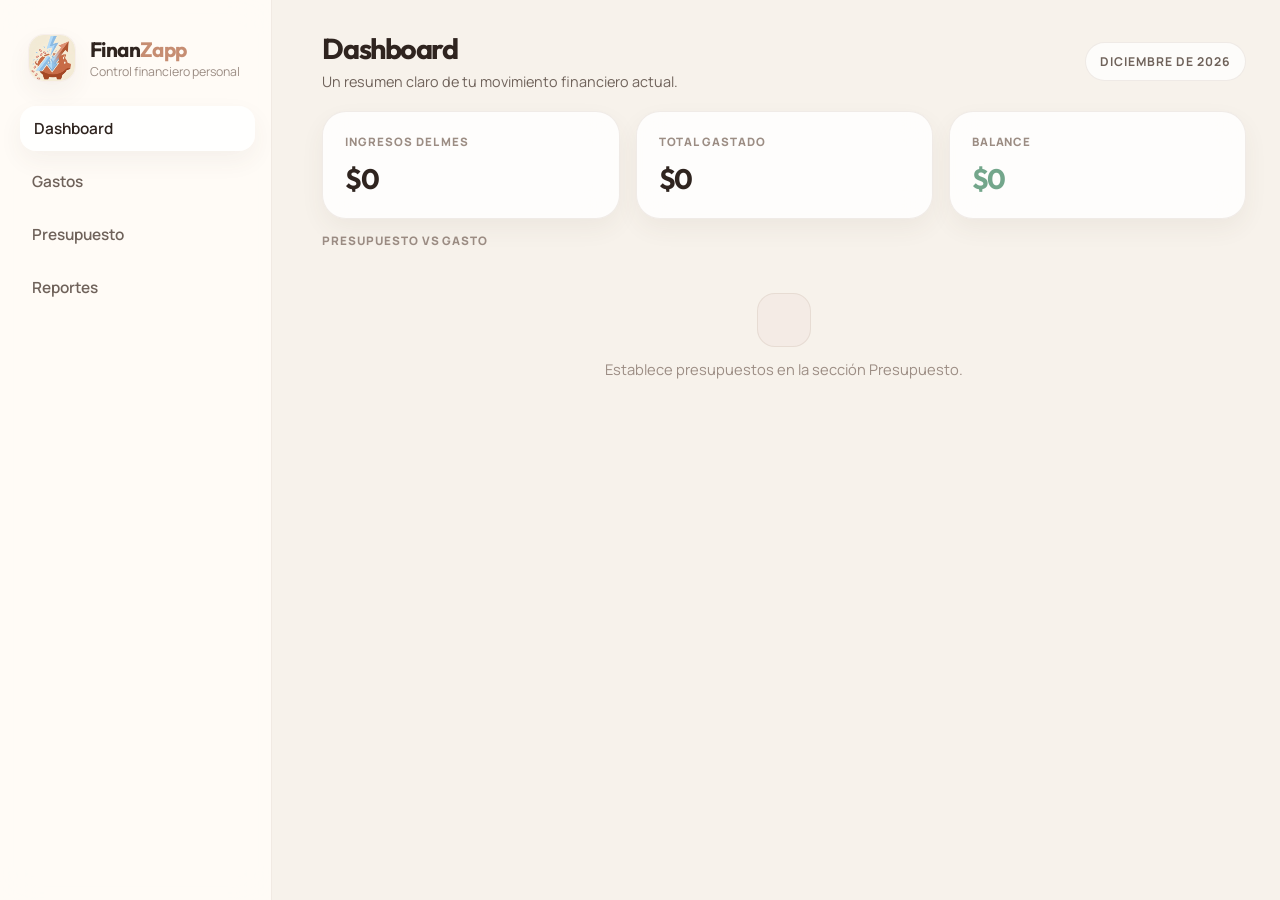
<file: index.html>
<!doctype html>
<html lang="es">
  <head>
    <meta charset="UTF-8" />
    <meta
      name="viewport"
      content="width=device-width, initial-scale=1.0, viewport-fit=auto"
    />
    <meta name="theme-color" content="#f8ede3" />
    <meta
      name="description"
      content="FinanZapp - Controla tus gastos, presupuestos y reportes financieros."
    />
    <!-- Android -->
    <meta name="theme-color" content="#3498db" />

    <!-- IOS -->
    <meta name="apple-mobile-web-app-capable" content="yes" />
    <meta name="mobile-web-app-capable" content="yes" />

    <meta name="apple-mobile-web-app-title" content="FinanZapp" />

    <link rel="manifest" href="manifest.json" />
    <link rel="stylesheet" href="src/css/style.css" />

    <link rel="icon" type="image/x-icon" href="src/img/icons/favicon.ico" />
    <link
      rel="icon"
      type="image/png"
      sizes="16x16"
      href="src/img/icons/favicon-16x16.png"
    />
    <link
      rel="icon"
      type="image/png"
      sizes="32x32"
      href="src/img/icons/favicon-32x32.png"
    />
    <link
      rel="icon"
      type="image/png"
      sizes="48x48"
      href="src/img/icons/favicon-48x48.png"
    />
    <link
      rel="icon"
      type="image/png"
      sizes="64x64"
      href="src/img/icons/favicon-64x64.png"
    />
    <link
      rel="apple-touch-icon"
      sizes="120x120"
      href="src/img/icons-ios/apple-touch-icon-120x120.png"
    />
    <link
      rel="apple-touch-icon"
      sizes="152x152"
      href="src/img/icons-ios/apple-touch-icon-152x152.png"
    />
    <link
      rel="apple-touch-icon"
      sizes="167x167"
      href="src/img/icons-ios/apple-touch-icon-167x167.png"
    />
    <link
      rel="apple-touch-icon"
      sizes="180x180"
      href="src/img/icons-ios/apple-touch-icon-180x180.png"
    />

    <title>FinanZapp - Control Financiero</title>
  </head>
  <body>
    <div id="app">
      <nav class="sidebar" id="sidebar">
        <div class="sidebar-logo">
          <img
            class="logo-bolt"
            src="src/img/finanzapp.png"
            alt="Logo de FinanZapp"
            width="48"
            height="48"
          />
          <div class="brand-copy">
            <span class="logo-text">Finan<span>Zapp</span></span>
            <span class="logo-caption">Control financiero personal</span>
          </div>
        </div>

        <ul class="nav-links">
          <li>
            <a href="#" class="nav-link active" data-page="dashboard">
              <span>Dashboard</span>
            </a>
          </li>
          <li>
            <a href="#" class="nav-link" data-page="gastos">
              <span>Gastos</span>
            </a>
          </li>
          <li>
            <a href="#" class="nav-link" data-page="presupuesto">
              <span>Presupuesto</span>
            </a>
          </li>
          <li>
            <a href="#" class="nav-link" data-page="reportes">
              <span>Reportes</span>
            </a>
          </li>
        </ul>

        <div class="sidebar-footer">
          <div class="offline-badge" id="offlineBadge" style="display: none">
            Sin conexión
          </div>
        </div>
      </nav>

      <header class="topbar">
        <button class="menu-btn" id="menuBtn" aria-label="Abrir menú">
          ☰
        </button>
        <span class="topbar-title">FinanZapp</span>
        <button
          class="add-btn-mobile"
          id="addBtnMobile"
          aria-label="Nuevo gasto"
        >
          +
        </button>
      </header>

      <main class="main-content" id="mainContent">
        <section class="page active" id="page-dashboard">
          <div class="page-header">
            <div>
              <h1>Dashboard</h1>
              <p class="page-subtitle">
                Un resumen claro de tu movimiento financiero actual.
              </p>
            </div>
            <span class="month-label" id="dashMonth"></span>
          </div>

          <div class="summary-cards">
            <div class="card card-income">
              <div class="card-label">Ingresos del mes</div>
              <div class="card-value" id="cardIncome">$0</div>
            </div>
            <div class="card card-spent">
              <div class="card-label">Total gastado</div>
              <div class="card-value" id="cardSpent">$0</div>
            </div>
            <div class="card card-balance">
              <div class="card-label">Balance</div>
              <div class="card-value" id="cardBalance">$0</div>
            </div>
          </div>

          <div class="section-title">Presupuesto vs Gasto</div>
          <div class="budget-bars" id="budgetBars"></div>
        </section>

        <section class="page" id="page-gastos">
          <div class="page-header">
            <div>
              <h1>Gastos</h1>
              <p class="page-subtitle">
                Consulta, filtra y edita tus movimientos con más claridad.
              </p>
            </div>
            <button class="btn-primary" id="addExpenseBtn">
              + Nuevo gasto
            </button>
          </div>

          <div class="filter-bar">
            <select id="filterMonth" class="select-input"></select>
            <select id="filterCat" class="select-input">
              <option value="">Todas las categorías</option>
            </select>
          </div>
          <div class="expense-list" id="expenseList"></div>
        </section>

        <section class="page" id="page-presupuesto">
          <div class="page-header">
            <div>
              <h1>Presupuesto</h1>
              <p class="page-subtitle">
                Define límites sencillos para mantener el control de cada
                categoría.
              </p>
            </div>
          </div>

          <div class="budget-form-card">
            <h3>Ingreso mensual</h3>
            <div class="input-row">
              <input
                type="number"
                id="incomeInput"
                class="text-input"
                placeholder="Ej: 3.000.000"
                min="0"
              />
              <button class="btn-primary" id="saveIncomeBtn">Guardar</button>
            </div>
          </div>

          <div class="section-title">Límites por categoría</div>
          <div class="cat-budget-list" id="catBudgetList"></div>
        </section>

        <section class="page" id="page-reportes">
          <div class="page-header">
            <div>
              <h1>Reportes</h1>
              <p class="page-subtitle">
                Visualiza tendencias con una presentación más limpia y
                profesional.
              </p>
            </div>
          </div>

          <div class="report-controls">
            <label>Ver por:</label>
            <select id="reportPeriodType" class="select-input">
              <option value="month">Mes</option>
              <option value="week">Semana</option>
            </select>
            <select id="reportPeriod" class="select-input"></select>
            <button class="btn-pdf" id="exportPdfBtn">
              <span>↓</span>
              <span>Exportar PDF</span>
            </button>
          </div>

          <div class="chart-card" id="pieCard">
            <h3>Distribución por categoría</h3>
            <div id="pieChart"></div>
          </div>

          <div class="chart-card" id="barCard">
            <h3>Presupuesto vs Gasto real</h3>
            <div id="barChart"></div>
          </div>

          <div class="section-title">Resumen del período</div>
          <div class="monthly-summary" id="monthlySummary"></div>
        </section>
      </main>
    </div>

    <div class="modal-overlay" id="modalOverlay">
      <div class="modal">
        <div class="modal-header">
          <h2 id="modalTitle">Nuevo Gasto</h2>
          <button class="close-btn" id="closeModal" aria-label="Cerrar">
            ✕
          </button>
        </div>
        <form id="expenseForm" novalidate>
          <div class="form-group">
            <label>Descripción</label>
            <input
              type="text"
              id="expDesc"
              class="text-input"
              placeholder="¿En qué gastaste?"
              required
              maxlength="80"
            />
            <span class="error-msg" id="errDesc"></span>
          </div>
          <div class="form-group">
            <label>Monto ($)</label>
            <input
              type="number"
              id="expAmount"
              class="text-input"
              placeholder="0"
              min="1"
              required
            />
            <span class="error-msg" id="errAmount"></span>
          </div>
          <div class="form-group">
            <label>Categoría</label>
            <select id="expCat" class="select-input" required>
              <option value="">Seleccionar</option>
            </select>
            <span class="error-msg" id="errCat"></span>
          </div>
          <div class="form-group">
            <label>Fecha</label>
            <input type="date" id="expDate" class="text-input" required />
            <span class="error-msg" id="errDate"></span>
          </div>
          <div class="form-group">
            <label>Nota (opcional)</label>
            <input
              type="text"
              id="expNote"
              class="text-input"
              placeholder="Descripción adicional"
              maxlength="120"
            />
          </div>
          <div class="modal-actions">
            <button type="button" class="btn-secondary" id="cancelModal">
              Cancelar
            </button>
            <button type="submit" class="btn-primary">Guardar</button>
          </div>
        </form>
      </div>
    </div>

    <div class="toast" id="toast"></div>

    <script src="src/js/app.js"></script>
    <script>
      if ("serviceWorker" in navigator) {
        window.addEventListener("load", () => {
          const swUrl = new URL("sw.js", window.location.href);
          navigator.serviceWorker
            .register(swUrl.pathname)
            .then((r) => console.log("[SW] Registrado:", r.scope))
            .catch((e) => console.error("[SW] Error:", e));
        });
      }
    </script>
  </body>
</html>
</file>
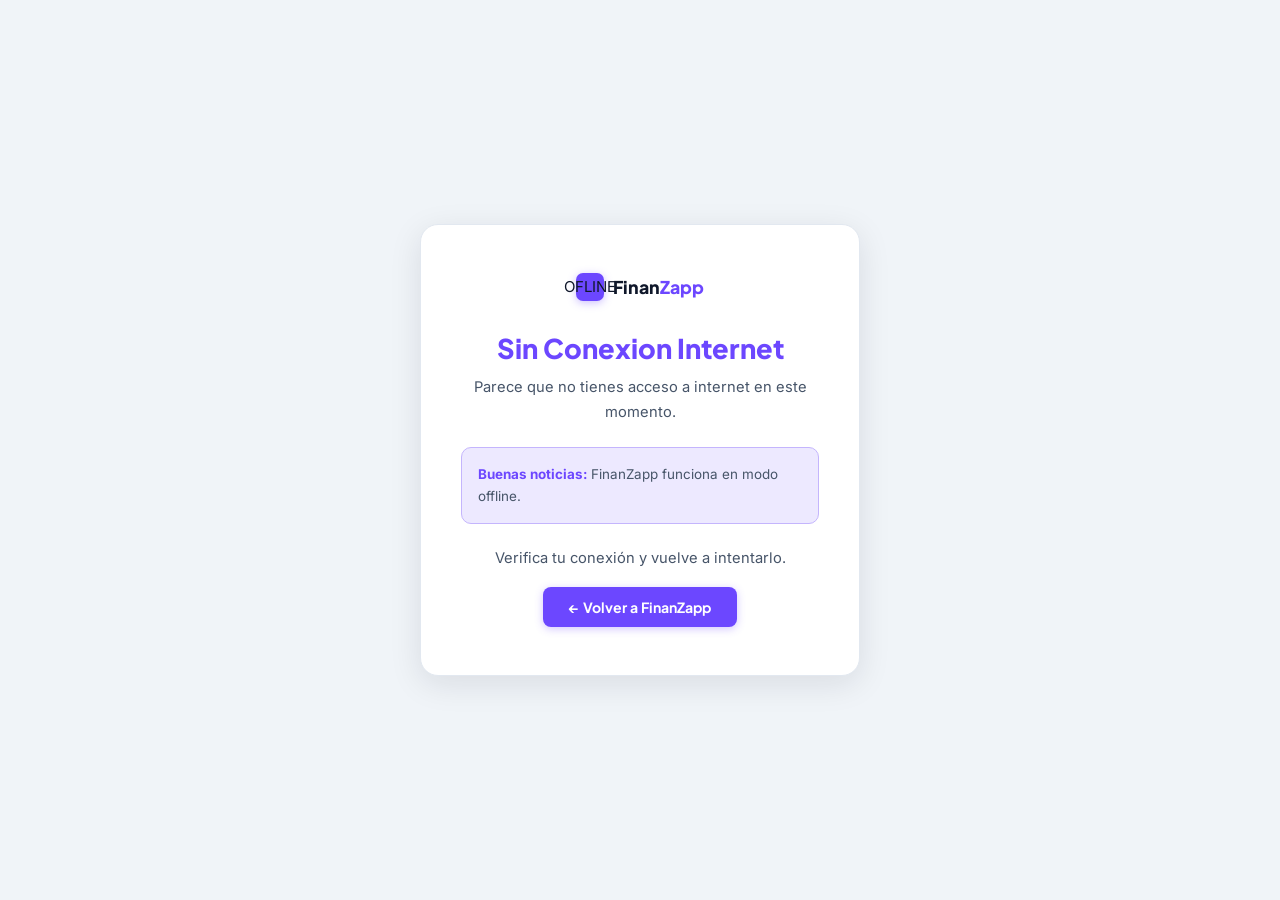
<file: src/pages/offline.html>
<!DOCTYPE html>
<html lang="es">
<head>
  <meta charset="UTF-8" />
  <meta name="viewport" content="width=device-width, initial-scale=1.0" />
  <meta name="theme-color" content="#6c47ff" />
  <title>FinanZapp — Sin conexión</title>
  <link rel="stylesheet" href="../css/offline.css" />
</head>
<body>
  <div class="offline-card">
    <div class="logo-row">
      <div class="logo-bolt-sm">OFLINE</div>
      <span class="logo-name">Finan<span>Zapp</span></span>
    </div>
    <span class="offline-icon"></span>
    <h1>Sin Conexion Internet</h1>
    <p>Parece que no tienes acceso a internet en este momento.</p>
    <div class="tip">
      <strong>Buenas noticias:</strong> FinanZapp funciona en modo offline.
    </div>
    <p>Verifica tu conexión y vuelve a intentarlo.</p>
    <a href="/" class="btn">← Volver a FinanZapp</a>
  </div>
  <script>
    window.addEventListener('online', () => { window.location.href = '/'; });
  </script>
</body>
</html>
</file>
<file: src/css/style.css>
@import url("https://fonts.googleapis.com/css2?family=Manrope:wght@400;500;600;700;800&family=Outfit:wght@500;600;700&display=swap");

:root {
  --bg: #fffaf7;
  --bg-soft: #fffdfb;
  --surface: rgba(255, 255, 255, 0.82);
  --surface-strong: #ffffff;
  --surface-muted: #f8f2ed;
  --surface-accent: #f4ebe5;
  --border: rgba(139, 107, 86, 0.12);
  --border-strong: rgba(139, 107, 86, 0.2);
  --text: #2f241f;
  --text-soft: #6f625a;
  --text-muted: #9c8d84;
  --accent: #d8b4a0;
  --accent-strong: #c68d72;
  --accent-soft: #f7e7dd;
  --rose: #efc9c2;
  --mint: #cfe7dd;
  --sky: #dbe8f6;
  --lavender: #e9e3f6;
  --danger: #d36c6c;
  --success: #73a68b;
  --warning: #d2a366;
  --shadow-sm: 0 10px 24px rgba(84, 62, 48, 0.06);
  --shadow-md: 0 18px 48px rgba(84, 62, 48, 0.1);
  --radius: 24px;
  --radius-md: 18px;
  --radius-sm: 14px;
  --topbar-h: 68px;
  --sidebar-w: 272px;
  --transition: 180ms ease;
}

*,
*::before,
*::after {
  box-sizing: border-box;
  margin: 0;
  padding: 0;
}

html {
  font-size: 16px;
  scroll-behavior: smooth;
}

body {
  min-height: 100vh;
  overflow-x: hidden;
  font-family: "Manrope", sans-serif;
  color: var(--text);
  background: #f7f2eb;
}

a,
button,
input,
select {
  font: inherit;
}

button {
  border: 0;
}

#app {
  display: grid;
  grid-template-columns: var(--sidebar-w) minmax(0, 1fr);
  min-height: 100vh;
}

.sidebar {
  position: fixed;
  inset: 0 auto 0 0;
  z-index: 120;
  width: var(--sidebar-w);
  display: flex;
  flex-direction: column;
  padding: 24px 18px;
  background: rgba(255, 252, 248, 0.9);
  backdrop-filter: blur(18px);
  border-right: 1px solid var(--border);
  overflow-y: auto;
}

.sidebar-logo {
  display: flex;
  align-items: center;
  gap: 14px;
  padding: 10px 10px 24px;
}

.logo-bolt {
  width: 48px;
  height: 48px;
  border-radius: 16px;
  display: block;
  object-fit: cover;
  background: #fff;
  border: 1px solid rgba(198, 141, 114, 0.14);
  box-shadow: var(--shadow-sm);
}

.brand-copy {
  display: flex;
  flex-direction: column;
  gap: 2px;
  min-width: 0;
}

.logo-text {
  font-family: "Outfit", sans-serif;
  font-size: 1.3rem;
  font-weight: 700;
  letter-spacing: -0.03em;
}

.logo-text span {
  color: var(--accent-strong);
}

.logo-caption {
  font-size: 0.77rem;
  color: var(--text-muted);
  line-height: 1.35;
  white-space: normal;
}

.nav-links {
  list-style: none;
  display: flex;
  flex-direction: column;
  gap: 8px;
  flex: 1;
}

.nav-link {
  display: flex;
  align-items: center;
  padding: 12px 14px;
  border-radius: 16px;
  text-decoration: none;
  color: var(--text-soft);
  font-size: 0.96rem;
  font-weight: 600;
  transition:
    background var(--transition),
    color var(--transition),
    transform var(--transition);
}

.nav-link:hover,
.nav-link.active {
  background: rgba(255, 255, 255, 0.78);
  color: var(--text);
  transform: translateX(2px);
  box-shadow: var(--shadow-sm);
}

.sidebar-footer {
  padding: 18px 10px 6px;
}

.offline-badge {
  display: inline-flex;
  align-items: center;
  gap: 8px;
  padding: 10px 14px;
  border-radius: 999px;
  background: #fff2f0;
  border: 1px solid rgba(211, 108, 108, 0.18);
  color: var(--danger);
  font-size: 0.82rem;
  font-weight: 700;
}

.topbar {
  position: fixed;
  top: 0;
  left: 0;
  right: 0;
  z-index: 150;
  display: none;
  align-items: center;
  justify-content: space-between;
  padding: 0 16px;
  height: var(--topbar-h);
  background: rgba(255, 251, 247, 0.88);
  backdrop-filter: blur(18px);
  border-bottom: 1px solid var(--border);
}

.topbar-title {
  font-family: "Outfit", sans-serif;
  font-size: 1.05rem;
  font-weight: 700;
  letter-spacing: -0.03em;
}

.menu-btn,
.add-btn-mobile,
.close-btn,
.icon-btn {
  display: inline-flex;
  align-items: center;
  justify-content: center;
  background: rgba(255, 255, 255, 0.8);
  border: 1px solid var(--border);
  border-radius: 12px;
  color: var(--text-soft);
  cursor: pointer;
  transition:
    background var(--transition),
    color var(--transition),
    border-color var(--transition),
    transform var(--transition);
}

.menu-btn,
.add-btn-mobile {
  width: 42px;
  height: 42px;
  font-size: 1.15rem;
}

.menu-btn:hover,
.add-btn-mobile:hover,
.close-btn:hover,
.icon-btn:hover {
  background: #fff;
  color: var(--text);
  border-color: var(--border-strong);
  transform: translateY(-1px);
}

.main-content {
  grid-column: 2;
  margin-left: 5%;
  padding: 30px 34px 30px 0;
}

.page {
  display: none;
  width: 100%;
  max-width: none;
  margin: 0;
  animation: fade-in 220ms ease;
}

.page.active {
  display: block;
}

@keyframes fade-in {
  from {
    opacity: 0;
    transform: translateY(8px);
  }

  to {
    opacity: 1;
    transform: translateY(0);
  }
}

.page-header {
  display: flex;
  align-items: flex-start;
  justify-content: space-between;
  gap: 16px;
  margin-bottom: 18px;
}

.page-header h1 {
  font-family: "Outfit", sans-serif;
  font-size: clamp(1.8rem, 2vw, 2.35rem);
  font-weight: 700;
  letter-spacing: -0.05em;
}

.page-subtitle {
  margin-top: 6px;
  max-width: 560px;
  color: var(--text-soft);
  font-size: 0.9rem;
  line-height: 1.45;
}

.month-label,
.section-title,
.report-controls label,
.form-group label,
.card-label {
  letter-spacing: 0.08em;
  text-transform: uppercase;
}

.month-label {
  align-self: center;
  padding: 10px 14px;
  border-radius: 999px;
  background: rgba(255, 255, 255, 0.75);
  border: 1px solid var(--border);
  color: var(--text-soft);
  font-size: 0.76rem;
  font-weight: 700;
}

.section-title {
  margin: 14px 0 10px;
  color: var(--text-muted);
  font-size: 0.73rem;
  font-weight: 800;
}

.summary-cards {
  display: grid;
  grid-template-columns: repeat(3, minmax(0, 1fr));
  gap: 16px;
  margin-bottom: 12px;
}

.card,
.budget-bar-row,
.expense-item,
.budget-form-card,
.cat-budget-item,
.report-controls,
.chart-card,
.monthly-summary,
.modal,
.budget-alert-box {
  background: var(--surface);
  backdrop-filter: blur(16px);
  border: 1px solid var(--border);
  box-shadow: var(--shadow-sm);
}

.card {
  position: relative;
  overflow: hidden;
  padding: 22px;
  border-radius: var(--radius);
}

.card::before {
  content: none;
}

.card-label {
  margin-bottom: 12px;
  color: var(--text-muted);
  font-size: 0.72rem;
  font-weight: 800;
}

.card-value {
  font-family: "Outfit", sans-serif;
  font-size: clamp(1.6rem, 2.2vw, 2rem);
  font-weight: 700;
  letter-spacing: -0.05em;
}

.budget-bars,
.expense-list,
.cat-budget-list {
  display: flex;
  flex-direction: column;
  gap: 12px;
}

.budget-bar-row {
  border-radius: var(--radius-md);
  padding: 16px 18px;
}

.budget-bar-header {
  display: flex;
  justify-content: space-between;
  gap: 14px;
  margin-bottom: 12px;
}

.budget-bar-cat {
  display: flex;
  align-items: center;
  gap: 0;
  font-weight: 700;
  color: var(--text);
}

.budget-bar-vals {
  color: var(--text-soft);
  font-size: 0.82rem;
  font-weight: 600;
}

.bar-track {
  height: 10px;
  overflow: hidden;
  border-radius: 999px;
  background: #f4ede8;
}

.bar-fill {
  height: 100%;
  border-radius: inherit;
  transition: width 500ms ease;
}

.filter-bar,
.input-row,
.report-controls,
.modal-actions,
.cat-budget-input-row {
  display: flex;
  gap: 12px;
}

.filter-bar {
  margin-bottom: 18px;
}

.expense-item {
  display: flex;
  align-items: center;
  gap: 14px;
  padding: 15px 16px;
  border-radius: 20px;
}

.expense-cat-icon,
.cat-budget-icon {
  flex-shrink: 0;
  display: grid;
  place-items: center;
  border-radius: 16px;
  background: linear-gradient(
    135deg,
    rgba(255, 255, 255, 0.95),
    var(--surface-accent)
  );
  border: 1px solid rgba(139, 107, 86, 0.1);
  box-shadow: inset 0 1px 0 rgba(255, 255, 255, 0.8);
  font-family: "Outfit", sans-serif;
  font-weight: 700;
  color: var(--text-soft);
}

.expense-cat-icon {
  width: 46px;
  height: 46px;
  font-size: 1.15rem;
  filter: saturate(0.6);
}

.expense-info {
  flex: 1;
  min-width: 0;
}

.expense-desc {
  font-size: 0.96rem;
  font-weight: 700;
  white-space: nowrap;
  overflow: hidden;
  text-overflow: ellipsis;
}

.expense-meta {
  margin-top: 4px;
  color: var(--text-muted);
  font-size: 0.8rem;
}

.expense-amount {
  font-family: "Outfit", sans-serif;
  color: var(--danger);
  font-weight: 700;
  font-size: 0.98rem;
  white-space: nowrap;
}

.expense-actions {
  display: flex;
  gap: 8px;
}

.icon-btn {
  min-width: 40px;
  height: 40px;
  padding: 0 12px;
  font-size: 0.84rem;
  font-weight: 700;
}

.icon-btn.del {
  color: var(--danger);
}

.budget-form-card,
.report-controls,
.chart-card {
  border-radius: var(--radius);
}

.budget-form-card {
  padding: 22px;
}

.budget-form-card h3,
.chart-card h3 {
  font-family: "Outfit", sans-serif;
  font-weight: 700;
  letter-spacing: -0.03em;
}

.budget-form-card h3 {
  margin-bottom: 14px;
  font-size: 1rem;
}

.cat-budget-item {
  display: grid;
  grid-template-columns: 52px 1fr 220px;
  align-items: center;
  gap: 14px;
  padding: 14px 16px;
  border-radius: 18px;
}

.cat-budget-icon {
  width: 52px;
  height: 52px;
  font-size: 1.25rem;
  filter: saturate(0.55);
}

.cat-budget-name {
  font-size: 0.95rem;
  font-weight: 700;
}

.report-controls {
  align-items: center;
  flex-wrap: wrap;
  margin-bottom: 12px;
  padding: 14px 16px;
}

.report-controls label {
  color: var(--text-soft);
  font-size: 0.74rem;
  font-weight: 800;
}

.report-controls .select-input {
  width: auto;
  min-width: 150px;
}

.chart-card {
  padding: 16px 18px;
  margin-bottom: 12px;
}

#page-reportes {
  display: none;
}

#page-reportes.active {
  display: block;
}

#page-reportes .page-header,
#page-reportes .report-controls,
#page-reportes .section-title,
#page-reportes .monthly-summary {
  width: 100%;
  grid-column: 1 / -1;
}

#page-reportes .page-header {
  display: flex;
  flex-direction: column;
  align-items: flex-start;
  justify-content: flex-start;
}

#page-reportes .page-header > div,
#page-reportes .page-header > .report-controls,
#page-reportes > .report-controls {
  width: 100%;
}

.chart-card h3 {
  margin-bottom: 12px;
  color: var(--text-soft);
  font-size: 0.92rem;
}

.chart-card svg {
  max-width: 100%;
  overflow: visible;
}

.monthly-summary {
  overflow: hidden;
  border-radius: var(--radius);
}

.summary-row {
  display: flex;
  align-items: center;
  justify-content: space-between;
  gap: 12px;
  padding: 14px 18px;
  border-bottom: 1px solid rgba(139, 107, 86, 0.08);
  font-size: 0.92rem;
}

.summary-row:last-child {
  border-bottom: 0;
}

.summary-row-label {
  color: var(--text-soft);
  font-weight: 600;
}

.summary-row-val {
  font-family: "Outfit", sans-serif;
  font-weight: 700;
}

.text-input,
.select-input {
  width: 100%;
  min-height: 48px;
  padding: 12px 14px;
  background: rgba(255, 255, 255, 0.85);
  border: 1px solid var(--border);
  border-radius: 14px;
  color: var(--text);
  outline: none;
  appearance: none;
  transition:
    border-color var(--transition),
    box-shadow var(--transition),
    background var(--transition);
}

.text-input::placeholder {
  color: #b4a59d;
}

.text-input:focus,
.select-input:focus {
  border-color: rgba(198, 141, 114, 0.45);
  box-shadow: 0 0 0 4px rgba(216, 180, 160, 0.2);
  background: #fff;
}

.btn-primary,
.btn-secondary,
.btn-pdf {
  min-height: 48px;
  padding: 12px 18px;
  border-radius: 14px;
  cursor: pointer;
  font-weight: 700;
  transition:
    transform var(--transition),
    opacity var(--transition),
    background var(--transition);
}

.btn-primary {
  background: linear-gradient(135deg, var(--accent-strong), var(--accent));
  color: #fff;
  box-shadow: 0 10px 24px rgba(198, 141, 114, 0.26);
}

.btn-secondary {
  background: rgba(255, 255, 255, 0.78);
  color: var(--text-soft);
  border: 1px solid var(--border);
}

.btn-pdf {
  display: inline-flex;
  align-items: center;
  gap: 8px;
  background: linear-gradient(135deg, #c88787, #d9a1a1);
  color: #fff;
}

.btn-primary:hover,
.btn-secondary:hover,
.btn-pdf:hover {
  transform: translateY(-1px);
}

.btn-small {
  min-height: 42px;
  padding: 10px 14px;
  font-size: 0.85rem;
}

.form-group {
  margin-bottom: 16px;
}

.form-group label {
  display: block;
  margin-bottom: 8px;
  color: var(--text-soft);
  font-size: 0.73rem;
  font-weight: 800;
}

.error-msg {
  display: block;
  margin-top: 6px;
  color: var(--danger);
  font-size: 0.78rem;
}

.modal-overlay {
  position: fixed;
  inset: 0;
  z-index: 500;
  display: none;
  align-items: center;
  justify-content: center;
  padding: 18px;
  background: rgba(87, 65, 49, 0.16);
  backdrop-filter: blur(8px);
}

.modal-overlay.open {
  display: flex;
}

.modal {
  width: min(100%, 520px);
  border-radius: 28px;
  overflow: hidden;
}

.modal-header {
  display: flex;
  align-items: center;
  justify-content: space-between;
  gap: 12px;
  padding: 22px 22px 16px;
  border-bottom: 1px solid rgba(139, 107, 86, 0.08);
}

.modal-header h2 {
  font-family: "Outfit", sans-serif;
  font-size: 1.2rem;
  font-weight: 700;
}

.close-btn {
  width: 40px;
  height: 40px;
}

#expenseForm {
  padding: 20px 22px 22px;
}

.modal-actions {
  justify-content: flex-end;
  margin-top: 8px;
}

.toast {
  position: fixed;
  right: 22px;
  bottom: 22px;
  z-index: 900;
  padding: 12px 16px;
  border-radius: 16px;
  color: #fff;
  background: #3f322b;
  box-shadow: var(--shadow-md);
  opacity: 0;
  transform: translateY(10px);
  transition:
    opacity 220ms ease,
    transform 220ms ease;
  pointer-events: none;
}

.toast.show {
  opacity: 1;
  transform: translateY(0);
}

.toast.success {
  background: #6d9f85;
}

.toast.error {
  background: #c67676;
}

.empty-state {
  padding: 34px 20px;
  text-align: center;
  color: var(--text-muted);
}

.empty-state .empty-icon {
  width: 54px;
  height: 54px;
  margin: 0 auto 12px;
  border-radius: 18px;
  background: var(--surface-accent);
  border: 1px solid var(--border);
}

.empty-state p {
  font-size: 0.92rem;
}

.d3-axis text,
.d3-legend text,
.d3-pie-label {
  font-family: "Manrope", sans-serif;
}

.d3-axis text {
  fill: var(--text-muted);
  font-size: 11px;
}

.d3-axis line,
.d3-axis path {
  stroke: rgba(139, 107, 86, 0.18);
}

.d3-grid line {
  stroke: rgba(139, 107, 86, 0.1);
  stroke-dasharray: 3 4;
}

.d3-bar {
  transition: opacity var(--transition);
}

.d3-bar:hover {
  opacity: 0.84;
}

#budgetAlertOverlay {
  position: fixed;
  inset: 0;
  z-index: 9999;
  display: none;
  align-items: center;
  justify-content: center;
  background: rgba(87, 65, 49, 0.18);
  backdrop-filter: blur(8px);
  padding: 18px;
}

#budgetAlertOverlay.open {
  display: flex;
}

.budget-alert-box {
  width: min(100%, 420px);
  padding: 26px;
  border-radius: 28px;
  text-align: center;
}

.budget-alert-icon {
  width: 62px;
  height: 62px;
  margin: 0 auto 14px;
  border-radius: 20px;
  display: grid;
  place-items: center;
  background: #fff2f0;
  color: var(--danger);
  font-size: 1.4rem;
  font-weight: 800;
}

.budget-alert-title {
  margin-bottom: 12px;
  font-family: "Outfit", sans-serif;
  font-size: 1.15rem;
  font-weight: 700;
}

.budget-alert-msg {
  display: flex;
  flex-direction: column;
  gap: 6px;
  margin-bottom: 18px;
  padding: 14px 16px;
  border-radius: 18px;
  background: #fff8f6;
  color: var(--text-soft);
  text-align: left;
  line-height: 1.6;
}

::-webkit-scrollbar {
  width: 8px;
  height: 8px;
}

::-webkit-scrollbar-thumb {
  background: rgba(198, 141, 114, 0.28);
  border-radius: 999px;
}

::-webkit-scrollbar-track {
  background: transparent;
}

@media (max-width: 980px) {
  .summary-cards {
    grid-template-columns: 1fr;
  }

  .cat-budget-item {
    grid-template-columns: 52px 1fr;
  }

  .cat-budget-input-row {
    grid-column: 1 / -1;
  }
}

@media (min-width: 981px) {
  #page-reportes.active {
    display: grid;
    grid-template-columns: repeat(2, minmax(0, 1fr));
    gap: 14px;
    align-items: start;
  }

  #pieCard,
  #barCard {
    margin-bottom: 0;
    min-height: 100%;
  }

  #pieCard {
    grid-column: 1;
  }

  #barCard {
    grid-column: 2;
  }

  #page-reportes .section-title,
  #page-reportes .monthly-summary {
    grid-column: 1 / -1;
  }

  #pieChart,
  #barChart {
    max-width: 100%;
  }

  #pieChart,
  #barChart {
    min-height: 180px;
  }
}

@media (max-width: 768px) {
  .topbar {
    display: flex;
  }

  .sidebar {
    inset: 0;
    width: 100vw;
    min-height: 100vh;
    transform: translateX(-100%);
    transition: transform var(--transition);
    box-shadow: var(--shadow-md);
    padding: 85px 20px 24px;
  }

  .sidebar.open {
    transform: translateX(0);
  }

  .main-content {
    grid-column: 1 / -1;
    margin-left: 0;
    padding: calc(var(--topbar-h) + 18px) 16px 22px;
  }

  #app {
    grid-template-columns: 1fr;
  }

  .page-header,
  .budget-bar-header,
  .filter-bar,
  .input-row,
  .report-controls,
  .modal-actions {
    flex-direction: column;
  }

  .page-header {
    align-items: stretch;
    text-align: center;
  }

  .month-label {
    align-self: center;
  }

  .page-subtitle,
  .page-header h1,
  .chart-card h3,
  .budget-form-card h3,
  .section-title {
    text-align: center;
    margin-left: auto;
    margin-right: auto;
  }

  .report-controls .select-input {
    width: 100%;
  }

  #page-reportes .page-header {
    align-items: center;
  }

  .sidebar-logo {
    align-items: flex-start;
    padding-right: 0;
  }

  .brand-copy {
    min-width: 0;
    flex: 1;
  }

  .logo-text,
  .logo-caption {
    white-space: normal;
    overflow-wrap: anywhere;
  }

  .expense-item {
    align-items: flex-start;
    flex-wrap: wrap;
  }

  .expense-amount {
    order: 3;
  }

  .expense-actions {
    width: 100%;
    justify-content: flex-end;
  }

  .modal {
    border-radius: 24px;
  }

  .toast {
    left: 16px;
    right: 16px;
    bottom: 16px;
  }
}

@media (max-width: 520px) {
  .main-content {
    padding-inline: 12px;
  }

  .card,
  .budget-form-card,
  .report-controls,
  .chart-card,
  .modal-header,
  #expenseForm {
    padding-left: 16px;
    padding-right: 16px;
  }

  .cat-budget-item {
    padding: 14px;
  }

  .expense-item {
    padding: 14px;
  }

  .icon-btn {
    flex: 1;
  }
}
</file>
<file: src/css/offline.css>
/* FinanZapp — offline.css | Tema Claro */
@import url('https://fonts.googleapis.com/css2?family=Plus+Jakarta+Sans:wght@700;800&family=Inter:wght@400;500&display=swap');

*, *::before, *::after { box-sizing: border-box; margin: 0; padding: 0; }

body {
  font-family: 'Inter', sans-serif;
  background: #f0f4f8;
  color: #0f172a;
  min-height: 100vh;
  display: flex;
  align-items: center;
  justify-content: center;
  padding: 20px;
}

.offline-card {
  background: #ffffff;
  border: 1px solid #e2e8f0;
  border-radius: 18px;
  padding: 48px 40px;
  max-width: 440px;
  width: 100%;
  text-align: center;
  box-shadow: 0 8px 32px rgba(15,23,42,0.10);
}

.logo-row {
  display: flex;
  align-items: center;
  justify-content: center;
  gap: 9px;
  margin-bottom: 30px;
}

.logo-bolt-sm {
  width: 28px; height: 28px;
  background: #6c47ff;
  border-radius: 7px;
  display: flex; align-items: center; justify-content: center;
  font-size: 15px;
  box-shadow: 0 2px 8px rgba(108,71,255,0.35);
}

.logo-name {
  font-family: 'Plus Jakarta Sans', sans-serif;
  font-weight: 800;
  font-size: 1.1rem;
  color: #0f172a;
}

.logo-name span { color: #6c47ff; }

.offline-icon {
  font-size: 3.8rem;
  margin-bottom: 18px;
  display: block;
  animation: pulse 2s ease-in-out infinite;
}

@keyframes pulse {
  0%, 100% { opacity: 1; transform: scale(1); }
  50%       { opacity: 0.6; transform: scale(0.95); }
}

h1 {
  font-family: 'Plus Jakarta Sans', sans-serif;
  font-size: 1.7rem;
  font-weight: 800;
  color: #6c47ff;
  margin-bottom: 10px;
}

p {
  color: #475569;
  line-height: 1.7;
  font-size: 0.92rem;
  margin-bottom: 8px;
}

.tip {
  background: #ede9ff;
  border: 1px solid #c4b5fd;
  border-radius: 10px;
  padding: 16px;
  margin: 22px 0;
  color: #475569;
  font-size: 0.84rem;
  line-height: 1.6;
  text-align: left;
}

.tip strong { color: #6c47ff; }

.btn {
  display: inline-block;
  background: #6c47ff;
  color: #fff;
  font-family: 'Plus Jakarta Sans', sans-serif;
  font-weight: 700;
  font-size: 0.88rem;
  padding: 11px 26px;
  border-radius: 8px;
  border: none;
  cursor: pointer;
  text-decoration: none;
  transition: opacity .2s, transform .2s;
  margin-top: 8px;
  box-shadow: 0 2px 8px rgba(108,71,255,0.3);
}

.btn:hover { opacity: 0.88; transform: translateY(-1px); }
</file>
